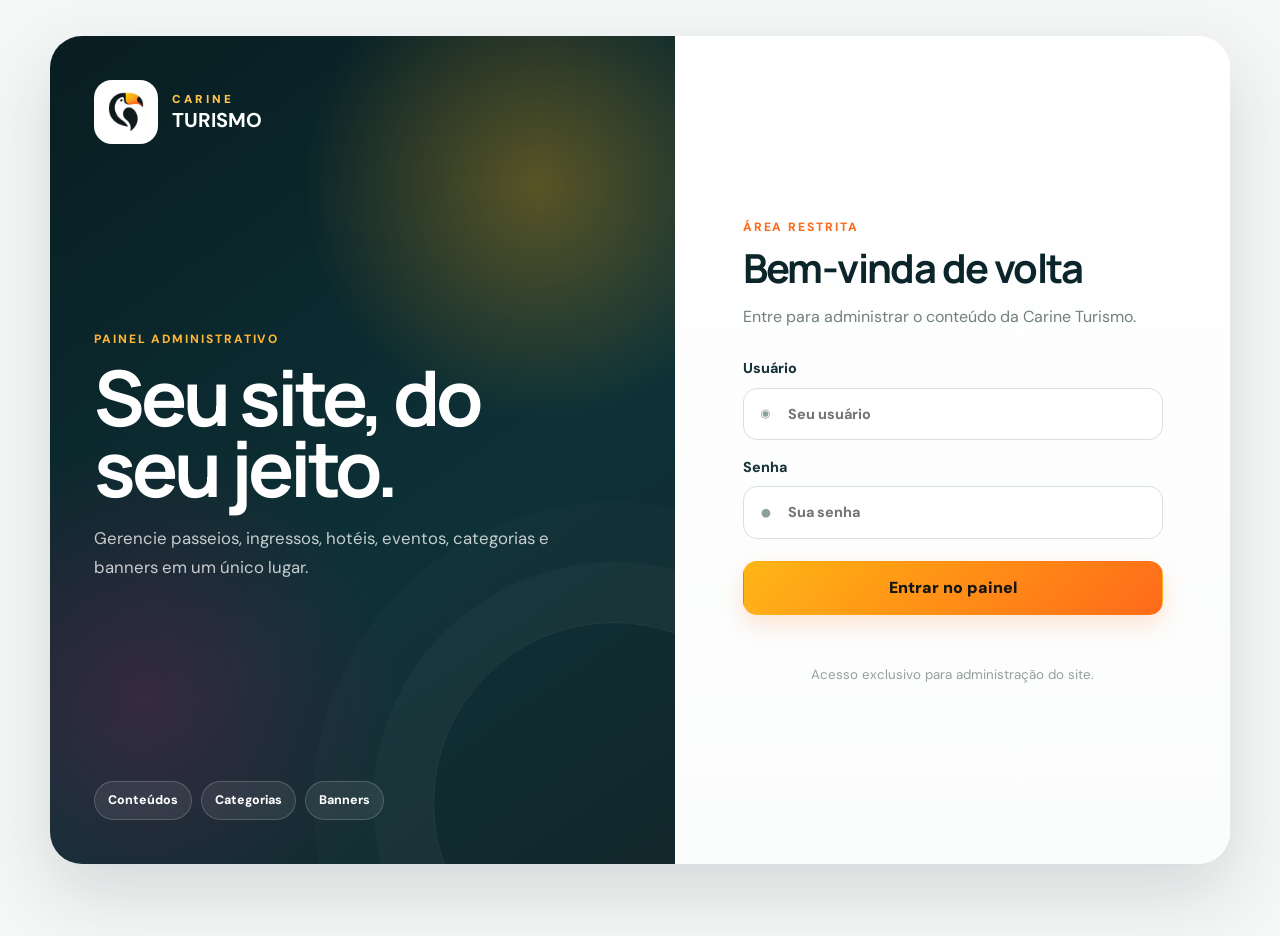
<file: admin/index.html>
<!doctype html><html lang="pt-BR"><head><meta charset="utf-8"><meta name="viewport" content="width=device-width,initial-scale=1"><title>Login | Carine Turismo</title><link rel="icon" href="/assets/logo/favicon-carine.png"><link rel="stylesheet" href="/css/style.css"><link rel="stylesheet" href="/admin/admin.css"></head><body><main class="admin-shell"><section class="login-screen"><div class="login-visual"><div class="login-brand"><img src="/assets/logo/favicon-carine.png" alt="Carine Turismo"><div><span>CARINE</span><strong>TURISMO</strong></div></div><div class="login-visual-copy"><span class="eyebrow">PAINEL ADMINISTRATIVO</span><h1>Seu site, do seu jeito.</h1><p>Gerencie passeios, ingressos, hotéis, eventos, categorias e banners em um único lugar.</p></div><div class="login-chips"><span>Conteúdos</span><span>Categorias</span><span>Banners</span></div></div><div class="login-form-wrap"><form id="login-form" class="login-form-card"><span class="eyebrow">ÁREA RESTRITA</span><h2>Bem-vinda de volta</h2><p class="login-intro">Entre para administrar o conteúdo da Carine Turismo.</p><label>Usuário<div class="field-shell"><span class="field-icon">◉</span><input name="user" autocomplete="username" required placeholder="Seu usuário"></div></label><label>Senha<div class="field-shell"><span class="field-icon">●</span><input name="password" type="password" autocomplete="current-password" required placeholder="Sua senha"></div></label><button class="btn btn-primary login-submit">Entrar no painel</button><p id="login-msg" class="msg"></p><small class="login-help">Acesso exclusivo para administração do site.</small></form></div></section></main><script src="/admin/admin-login.js"></script></body></html>
</file>
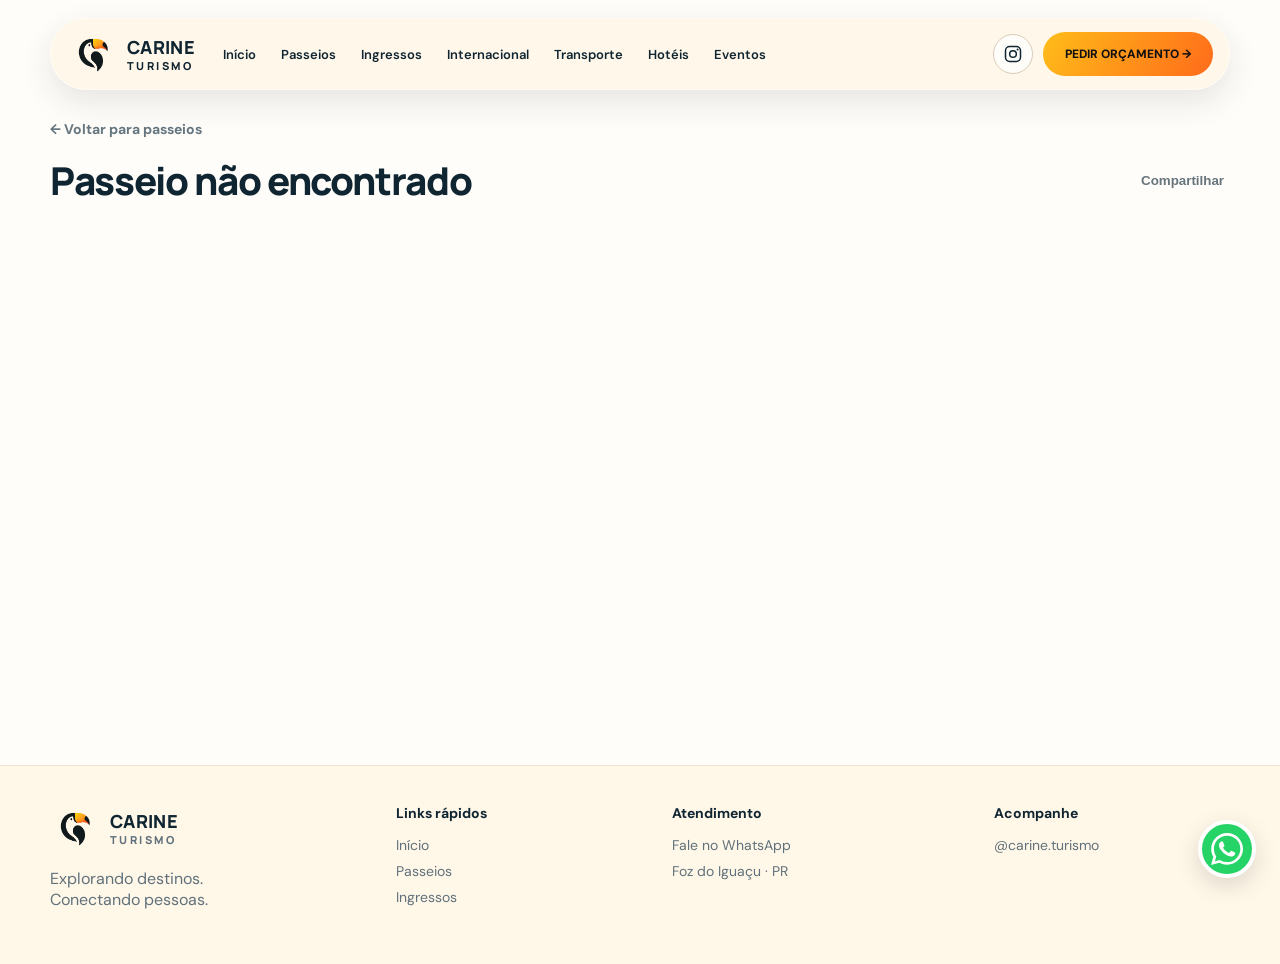
<file: detalhes.html>
<!doctype html><html lang="pt-BR"><head><meta charset="utf-8"><meta name="viewport" content="width=device-width,initial-scale=1"><title>Detalhes | Carine Turismo</title><link rel="stylesheet" href="/css/site-v2.css"><link rel="stylesheet" href="/css/detail-page.css?v=20260914-2"></head><body><header class="header"><div class="nav"><a class="brand" href="/"><img src="/assets/logo/tucano.png"><strong>CARINE <small>TURISMO</small></strong></a><nav><a href="/">Início</a><a href="/passeios">Passeios</a><a href="/ingressos">Ingressos</a><a href="/passeios?categoria=Argentina">Internacional</a><a href="/transporte">Transporte</a><a href="/hoteis">Hotéis</a><a href="/eventos">Eventos</a></nav><div class="actions"><a class="instagram" href="https://www.instagram.com/carine.turismo" target="_blank" aria-label="Instagram"></a><a class="quote" data-wa="Olá! Gostaria de pedir um orçamento.">PEDIR ORÇAMENTO →</a><button class="menu" aria-label="Menu">☰</button></div></div></header><main class="detail-page"><div class="detail-shell"><a class="detail-back" href="/passeios">← Voltar para passeios</a><div class="detail-topline"><h1 id="detailName">Carregando...</h1><button class="detail-share" id="shareBtn">Compartilhar</button></div><section class="detail-gallery" id="detailGallery"></section><div class="detail-main"><article class="detail-content"><div class="detail-tabs"><span class="detail-tab">DESCRIÇÃO</span></div><span class="tag" id="detailCat">EXPERIÊNCIA</span><h2 id="detailHeading"></h2><p id="detailText"></p><div class="detail-meta"><div><small>Local</small><b id="detailLocal">—</b></div><div><small>Categoria</small><b id="detailCategory">—</b></div></div><h2>O que está incluído</h2><ul class="detail-list" id="detailIncludes"></ul><div class="detail-note" id="detailNote"></div></article><aside class="detail-book"><h3 id="bookName">Passeio</h3><span class="label">Valor</span><div class="detail-price" id="detailPrice">Preço sob consulta</div><hr><p>Fale diretamente com a Carine Turismo para consultar disponibilidade, horários e montar seu roteiro.</p><a class="quote" id="detailWa">Solicitar orçamento →</a></aside></div><section class="detail-related"><h2>Você também pode gostar</h2><div class="related-grid" id="relatedGrid"></div></section></div></main><footer><div class="footer-grid"><div class="foot-brand"><div class="brand"><img src="/assets/logo/tucano.png"><strong>CARINE <small>TURISMO</small></strong></div><p>Explorando destinos.<br>Conectando pessoas.</p></div><div><b>Links rápidos</b><a href="/">Início</a><a href="/passeios">Passeios</a><a href="/ingressos">Ingressos</a></div><div><b>Atendimento</b><a data-wa="Olá! Gostaria de falar com a Carine Turismo.">Fale no WhatsApp</a><span>Foz do Iguaçu · PR</span></div><div><b>Acompanhe</b><a href="https://www.instagram.com/carine.turismo" target="_blank">@carine.turismo</a></div></div></footer><a class="wa" data-wa="Olá! Gostaria de falar com a Carine Turismo." aria-label="WhatsApp"></a><script src="/data/catalogo.js"></script><script src="/js/site-v2.js"></script><script>const p=new URLSearchParams(location.search),parts=location.pathname.split('/').filter(Boolean);let type=p.get('tipo')||'passeio',id=p.get('id');if(parts.length>=2){const section=parts[0],slug=decodeURIComponent(parts[1]);if(section==='passeios'){type='passeio';id=slug}else if(section==='ingressos'){type='ingresso';id=slug}else if(section==='eventos'){type='evento';id=slug}}const map={passeio:'passeios',ingresso:'ingressos',hotei:'hoteis',hotel:'hoteis',evento:'eventos'},key=map[type]||'passeios',list=CARINE_DATA[key]||[],x=list.find(v=>v.id===id);function esc(v=''){return String(v).replace(/[&<>"']/g,m=>({'&':'&amp;','<':'&lt;','>':'&gt;','"':'&quot;',"'":'&#39;'}[m]))}if(x){document.title=x.nome+' | Carine Turismo';detailName.textContent=x.nome;detailHeading.textContent=x.nome;detailCat.textContent=(x.categoria||'EXPERIÊNCIA').toUpperCase();detailText.textContent=x.descricao||x.resumo||'';detailLocal.textContent=x.local||'Consulte';detailCategory.textContent=x.categoria||'Experiência';bookName.textContent=x.nome;detailPrice.textContent=x.valor||x.preco||'Preço sob consulta';detailIncludes.innerHTML=(x.inclui&&x.inclui.length?x.inclui:['Atendimento personalizado','Horário combinado']).map(v=>'<li>'+esc(v)+'</li>').join('');detailNote.textContent=x.observacao||'Valores e disponibilidade sujeitos a consulta.';const gallery=(x.galeria&&x.galeria.length?x.galeria:[x.imagem]).filter(Boolean);detailGallery.classList.toggle('single',gallery.length===1);detailGallery.innerHTML=gallery.slice(0,5).map((src,i)=>'<figure><img src="'+esc(src)+'" alt="'+esc(x.nome)+(i?' - foto '+(i+1):'')+'"></figure>').join('');detailWa.href='https://wa.me/5545991469037?text='+encodeURIComponent('Olá! Gostaria de um orçamento para '+x.nome+'.');detailWa.target='_blank';const related=(CARINE_DATA.passeios||[]).filter(v=>v.id!==x.id&&(!x.categoria||v.categoria===x.categoria)).slice(0,3);relatedGrid.innerHTML=related.map(v=>'<a class="related-card" href="/passeios/'+encodeURIComponent(v.id)+'"><img src="'+esc(v.imagem)+'" alt="'+esc(v.nome)+'"><div><b>'+esc(v.nome)+'</b><small>'+esc(v.local||v.categoria||'')+'</small></div></a>').join('')}else{detailName.textContent='Passeio não encontrado';detailGallery.innerHTML='';document.querySelector('.detail-main').style.display='none';document.querySelector('.detail-related').style.display='none'}shareBtn.addEventListener('click',async()=>{try{if(navigator.share)await navigator.share({title:document.title,url:location.href});else{await navigator.clipboard.writeText(location.href);shareBtn.textContent='Link copiado'}}catch(e){}});</script></body></html>
</file>
<file: css/style.css>
@import url('https://fonts.googleapis.com/css2?family=DM+Sans:wght@400;500;600;700&family=Manrope:wght@500;600;700;800&display=swap');
:root{--ink:#111d22;--ink-2:#17343a;--cream:#fff7e8;--cream-2:#fffaf2;--paper:#fffdf9;--orange:#ff6a1a;--sun:#ffb512;--blue:#2166d1;--green:#2f7944;--muted:#6e777b;--line:#eadfd2;--soft:#f9f7f3;--shadow:0 18px 48px rgba(19,32,36,.09);--radius:24px;--container:min(1240px,calc(100% - 44px));}
*{box-sizing:border-box}html{scroll-behavior:smooth}body{margin:0;font-family:'DM Sans',system-ui,sans-serif;color:var(--ink);background:#fff;line-height:1.55}img{display:block;max-width:100%}a{color:inherit;text-decoration:none}button,input,select{font:inherit}.container{width:var(--container);margin:auto}.eyebrow{font-size:.75rem;letter-spacing:.16em;text-transform:uppercase;font-weight:800;color:var(--orange)}h1,h2,h3{font-family:'Manrope',sans-serif;line-height:1.06;margin:0}h1{font-size:clamp(2.7rem,5vw,5.4rem);letter-spacing:-.055em}h2{font-size:clamp(1.75rem,3vw,2.8rem);letter-spacing:-.04em}h3{font-size:1.08rem;letter-spacing:-.02em}.muted{color:var(--muted)}
.topbar{display:none}.site-header{position:sticky;top:0;z-index:100;padding:12px 0 0;background:linear-gradient(to bottom,rgba(255,255,255,.96),rgba(255,255,255,.76),transparent);backdrop-filter:blur(10px)}.nav{min-height:72px;padding:8px 12px 8px 18px;border:1px solid rgba(17,29,34,.06);border-radius:999px;background:var(--cream);box-shadow:0 12px 34px rgba(37,30,21,.08);display:flex;align-items:center;gap:18px}.brand{display:flex;align-items:center;gap:10px;min-width:max-content;font-family:'Manrope',sans-serif;font-weight:800;letter-spacing:.025em}.brand img{width:47px;height:47px;object-fit:contain}.brand span{font-size:1rem}.nav-links{display:flex;align-items:center;gap:5px;margin-left:4px}.nav-links a{padding:10px 11px;border-radius:999px;font-size:.78rem;font-weight:800;letter-spacing:.02em;transition:.2s}.nav-links a:hover,.nav-links a.active{background:#fff0d6;color:var(--ink)}.header-actions{margin-left:auto;display:flex;align-items:center;gap:8px}.social-btn{width:42px;height:42px;border:1px solid rgba(17,29,34,.12);border-radius:50%;display:grid;place-items:center;background:#fff;color:var(--ink);transition:.2s}.social-btn:hover{transform:translateY(-2px);border-color:var(--orange);color:var(--orange)}.social-btn svg{width:19px;height:19px}.btn{display:inline-flex;align-items:center;justify-content:center;gap:8px;border-radius:999px;padding:12px 18px;font-weight:800;border:1px solid transparent;transition:transform .22s ease,color .22s ease,box-shadow .22s ease,background .22s ease;cursor:pointer}.btn-primary{background:linear-gradient(135deg,var(--sun),var(--orange));color:#151515;box-shadow:0 10px 22px rgba(255,123,26,.18)}.btn-primary:hover{transform:translateY(-2px);color:#fff;box-shadow:0 13px 28px rgba(255,106,26,.26)}.header-quote{height:46px;padding-inline:20px;font-size:.75rem;text-transform:uppercase;letter-spacing:.025em}.btn-dark{background:var(--ink);color:#fff}.btn-outline{border-color:#d9d5ce;background:#fff}.mobile-toggle{display:none;width:42px;height:42px;border:1px solid rgba(17,29,34,.12);border-radius:50%;background:#fff;padding:9px}.mobile-toggle span{display:block;width:21px;height:2px;background:var(--ink);margin:4px auto;border-radius:4px}
.home-page{background:linear-gradient(180deg,#fff 0,#fffdf9 65%,#fff 100%)}.home-hero{width:var(--container);margin:16px auto 0;position:relative}.hero-modern{height:510px;position:relative;border-radius:30px;overflow:hidden;background:#0c1c20;box-shadow:0 15px 42px rgba(16,33,37,.09)}.hero-slide{position:absolute;inset:0}.hero-slide img{width:100%;height:100%;object-fit:cover}.hero-shade,.hero-slide:before{content:'';position:absolute;inset:0;background:linear-gradient(90deg,rgba(3,15,18,.80) 0%,rgba(3,15,18,.48) 44%,rgba(3,15,18,.10) 80%);z-index:1}.hero-content{position:relative;z-index:2;height:100%;padding:62px 38px 84px;display:flex;align-items:center;justify-content:space-between;color:#fff}.hero-copy{max-width:650px}.hero-copy h1{max-width:720px}.hero-copy h1 em{font-style:normal;color:var(--sun)}.hero-copy p{max-width:570px;margin:17px 0 0;color:rgba(255,255,255,.9);font-size:1.08rem}.hero-eyebrow{color:#ffbd19;margin-bottom:14px;display:inline-block}.hero-location{position:absolute;right:24px;bottom:24px;display:flex;align-items:center;gap:9px;padding:10px 14px;border-radius:999px;background:rgba(8,17,20,.72);backdrop-filter:blur(10px)}.hero-location b,.hero-location small{display:block}.hero-location b{font-size:.77rem}.hero-location small{font-size:.69rem;color:rgba(255,255,255,.72)}.hero-search{position:absolute;left:38px;bottom:26px;z-index:4;width:min(610px,calc(100% - 76px))}.search-shell{height:58px;display:flex;align-items:center;gap:10px;background:#fff;border-radius:999px;padding:6px 7px 6px 18px;box-shadow:0 13px 32px rgba(0,0,0,.18)}.search-icon{color:var(--orange);font-size:1.5rem;line-height:1}.search-shell input{flex:1;min-width:0;border:0;outline:0;background:transparent;color:var(--ink);font-size:.94rem}.search-shell .btn{height:46px;padding-inline:28px}
.benefits{padding:14px 0 7px}.benefit-grid{background:var(--cream);border:1px solid #f1e5d4;border-radius:26px;padding:18px 22px;display:grid;grid-template-columns:repeat(4,1fr);gap:10px;box-shadow:0 12px 30px rgba(35,27,17,.04)}.benefit-item{display:flex;align-items:center;gap:12px;padding:4px 10px}.benefit-icon{width:42px;height:42px;border-radius:50%;display:grid;place-items:center;flex:none;background:#fff0d3;color:var(--orange);font-weight:900}.benefit-item b,.benefit-item small{display:block}.benefit-item b{font-size:.88rem;line-height:1.15}.benefit-item small{margin-top:3px;color:var(--muted);font-size:.72rem}
.destination-section{padding:22px 0 2px}.first-destination{padding-top:26px}.destination-head{display:flex;align-items:center;justify-content:space-between;gap:20px;margin-bottom:12px}.destination-head>div{display:flex;align-items:center;gap:11px}.destination-head h2{font-size:1.55rem}.destination-head p{margin:4px 0 0;color:var(--muted);font-size:.88rem}.destination-flag{width:44px;height:44px;flex:none;border-radius:50%;display:grid;place-items:center;font-size:.68rem;font-weight:900;border:1px solid rgba(0,0,0,.08)}.flag-br{background:linear-gradient(145deg,#23934b 0 42%,#ffdf28 42% 62%,#2366c9 62%);color:#fff}.flag-py{background:linear-gradient(#d7303f 0 33%,#fff 33% 66%,#2850a6 66%);color:#28374a}.flag-ar{background:linear-gradient(#63b4f2 0 33%,#fff 33% 66%,#63b4f2 66%);color:#5c6a6e}.flag-hotel{background:#f0dbc0;color:#754b2c;font-size:1rem}.see-all{display:inline-flex;align-items:center;gap:12px;padding:10px 17px;border:1px solid var(--orange);border-radius:999px;font-size:.75rem;font-weight:800;white-space:nowrap;transition:.2s}.see-all:hover{background:var(--orange);color:#fff;transform:translateY(-1px)}.destination-carousel-wrap{position:relative}.destination-carousel{display:flex;gap:10px;overflow-x:auto;scrollbar-width:none;scroll-behavior:smooth;scroll-snap-type:x proximity;cursor:grab;user-select:none;padding:0 1px 4px}.destination-carousel::-webkit-scrollbar{display:none}.destination-carousel.dragging{cursor:grabbing;scroll-behavior:auto;scroll-snap-type:none}.destination-card{position:relative;flex:0 0 236px;height:190px;border-radius:18px;overflow:hidden;scroll-snap-align:start;background:#111;color:#fff;box-shadow:0 8px 20px rgba(18,31,35,.08)}.destination-card img{width:100%;height:100%;object-fit:cover;transition:transform .45s ease;pointer-events:none}.destination-card:after{content:'';position:absolute;inset:0;background:linear-gradient(180deg,transparent 42%,rgba(3,10,12,.9) 100%);pointer-events:none}.destination-card:hover img{transform:scale(1.045)}.destination-card-copy{position:absolute;z-index:2;left:13px;right:42px;bottom:11px;pointer-events:none}.destination-card-copy b{display:block;font-size:.93rem;line-height:1.15}.destination-card-copy small{display:block;margin-top:4px;color:rgba(255,255,255,.76);font-size:.69rem}.destination-card-go{position:absolute;z-index:3;right:10px;bottom:10px;width:31px;height:31px;border-radius:50%;display:grid;place-items:center;background:#fff;color:#111;font-weight:900}.carousel-arrow{position:absolute;z-index:5;top:50%;transform:translateY(-50%);width:39px;height:39px;border:1px solid #e2e2e2;border-radius:50%;background:#fff;color:var(--ink);font-size:1.7rem;line-height:1;display:grid;place-items:center;cursor:pointer;box-shadow:0 8px 20px rgba(0,0,0,.08)}.carousel-arrow.prev{left:-19px}.carousel-arrow.next{right:-19px}.carousel-arrow:hover{color:var(--orange);border-color:#ffc28d}
.story-section{padding:34px 0 28px}.story-card{position:relative;min-height:320px;border-radius:28px;overflow:hidden;color:#fff}.story-card>img{position:absolute;inset:0;width:100%;height:100%;object-fit:cover}.story-overlay{position:absolute;inset:0;background:linear-gradient(90deg,rgba(7,18,20,.83),rgba(7,18,20,.32) 62%,rgba(7,18,20,.14))}.story-copy{position:relative;z-index:2;max-width:560px;padding:48px}.story-copy h2{font-size:2.15rem;margin-top:7px}.story-copy p{color:rgba(255,255,255,.82);max-width:510px}.story-copy .eyebrow{color:#ffc233}.story-card blockquote{position:absolute;right:28px;bottom:28px;z-index:2;margin:0;padding:17px 20px;border-radius:18px;background:rgba(13,23,26,.72);backdrop-filter:blur(8px);font-size:.9rem;max-width:250px}
.page-hero{width:var(--container);margin:18px auto 0;padding:58px 42px;border-radius:28px;background:linear-gradient(135deg,#112b2e,#1f4e53);color:#fff}.page-hero p{max-width:700px;color:rgba(255,255,255,.78)}.catalog-page{padding:50px 0 76px}.catalog-intro{text-align:center;max-width:800px;margin:0 auto 28px}.catalog-intro h1{font-size:clamp(2rem,4vw,3.2rem)}.catalog-intro p{color:var(--muted);margin:12px auto 0}.catalog-toolbar{display:grid;grid-template-columns:minmax(0,1fr) 230px;gap:14px;margin:28px 0}.catalog-search{display:flex;border:1px solid var(--line);border-radius:999px;overflow:hidden;background:#fff;box-shadow:0 6px 20px rgba(0,0,0,.035)}.catalog-search input{flex:1;min-width:0;border:0;padding:13px 17px;outline:none}.catalog-search button{border-radius:999px;margin:5px;padding-inline:22px}.catalog-select{width:100%;border:1px solid var(--line);border-radius:999px;background:#fff;padding:13px 16px;outline:none}.filters{display:flex;gap:8px;flex-wrap:wrap;margin:0 0 24px}.filter-btn{border:1px solid var(--line);background:#fff;border-radius:999px;padding:8px 14px;font-weight:700;cursor:pointer}.filter-btn.active{background:var(--ink);color:#fff;border-color:var(--ink)}.cards-grid{display:grid;grid-template-columns:repeat(3,1fr);gap:18px}.catalog-grid{display:grid;grid-template-columns:repeat(4,1fr);gap:16px}.card{background:#fff;border:1px solid var(--line);border-radius:20px;overflow:hidden;transition:.25s;display:flex;flex-direction:column;min-width:0}.card:hover{transform:translateY(-4px);box-shadow:var(--shadow)}.card-media{aspect-ratio:16/10;background:#eef2f1;overflow:hidden;position:relative}.card-media img{width:100%;height:100%;object-fit:cover;transition:.45s}.card:hover .card-media img{transform:scale(1.035)}.rec-badge{position:absolute;top:12px;left:12px;z-index:2;background:var(--sun);color:#222;border-radius:999px;padding:6px 10px;font-size:.68rem;font-weight:800}.card-body{padding:16px;display:flex;flex:1;flex-direction:column}.tag{display:inline-flex;width:max-content;border-radius:999px;background:#fff2d5;color:#72500a;padding:4px 9px;font-size:.7rem;font-weight:800;margin-bottom:9px}.card-body p{color:var(--muted);margin:8px 0 14px;font-size:.88rem}.price{margin-top:auto;padding-top:12px;border-top:1px solid var(--line);font-weight:800}.price small{display:block;color:var(--muted);font-weight:500;font-size:.75rem}.card-actions{margin-top:12px;display:flex;gap:8px}.card-actions .btn{flex:1;padding:9px 10px;font-size:.8rem}.card-link{margin-top:12px;display:flex;justify-content:space-between;align-items:center;font-weight:800;font-size:.84rem}.hotel-contact{margin-top:auto;padding-top:12px}.hotel-contact .btn{width:100%}.section{padding:70px 0}.section-soft{background:var(--soft)}.section-head{display:flex;align-items:end;justify-content:space-between;gap:28px;margin-bottom:26px}.section-head p{margin:8px 0 0;color:var(--muted);max-width:680px}.category-grid{display:grid;grid-template-columns:repeat(3,1fr);gap:16px}.category-card{position:relative;min-height:320px;border-radius:22px;overflow:hidden;color:#fff}.category-card img{position:absolute;inset:0;width:100%;height:100%;object-fit:cover;transition:.5s}.category-card:after{content:'';position:absolute;inset:0;background:linear-gradient(180deg,transparent 25%,rgba(4,16,18,.84) 100%)}.category-card:hover img{transform:scale(1.04)}.category-card .content{position:absolute;left:21px;right:21px;bottom:21px;z-index:2}.category-card .content p{margin:7px 0 0;color:rgba(255,255,255,.82)}.about-grid{display:grid;grid-template-columns:1fr 1fr;gap:52px;align-items:center}.about-visual{position:relative}.about-visual .main{border-radius:24px;aspect-ratio:4/3;object-fit:cover;width:100%}.about-badge{position:absolute;right:-12px;bottom:22px;background:var(--cream);color:var(--ink);border-radius:18px;padding:17px 19px;box-shadow:var(--shadow);max-width:245px;display:flex;flex-direction:column;gap:4px}.about-copy p{color:var(--muted)}.feature-strip{display:grid;grid-template-columns:repeat(3,1fr);gap:12px;margin-top:24px}.feature{padding:16px;border-radius:16px;background:var(--cream);border:1px solid #f3e0bf}.feature b{display:block;margin-bottom:3px}.vehicle-card{background:var(--paper);border:1px solid var(--line);border-radius:24px;padding:22px;box-shadow:var(--shadow)}.vehicle-card img{width:100%;height:340px;object-fit:contain}.vehicle-meta{display:flex;justify-content:space-between;gap:16px;align-items:center;padding-top:14px;border-top:1px solid var(--line)}.pill{background:#fff1d2;border:1px solid #f4d79f;border-radius:999px;padding:7px 11px;font-weight:800;font-size:.8rem}.cta-band{background:var(--cream);color:var(--ink);border-radius:26px;padding:42px;display:flex;justify-content:space-between;align-items:center;gap:28px}.cta-band p{color:var(--muted);max-width:620px}.detail-wrap{padding:40px 0 76px}.detail-gallery{display:grid;grid-template-columns:1.7fr 1fr;gap:10px}.detail-gallery img{width:100%;height:100%;object-fit:cover;border-radius:18px}.detail-main-img{min-height:470px}.detail-side{display:grid;grid-template-rows:1fr 1fr;gap:10px}.detail-grid{display:grid;grid-template-columns:minmax(0,1fr) 350px;gap:38px;margin-top:28px;align-items:start}.detail-content h1{font-size:clamp(2.1rem,4vw,3.6rem)}.detail-content p{color:var(--muted)}.info-card{position:sticky;top:100px;border:1px solid var(--line);border-radius:20px;padding:21px;box-shadow:var(--shadow);background:#fff}.info-card .price-big{font-size:1.35rem;font-weight:800;margin:9px 0 18px}.checklist{list-style:none;padding:0}.checklist li{padding:8px 0 8px 25px;position:relative;border-bottom:1px solid #eff2f2}.checklist li:before{content:'✓';position:absolute;left:0;color:var(--orange);font-weight:900}.notice{background:var(--cream);border:1px solid #f3ddb1;border-radius:14px;padding:14px;margin-top:17px}
.footer{width:var(--container);margin:22px auto 30px;background:var(--cream);color:var(--ink);padding:32px 26px 18px;border-radius:28px;border:1px solid #f1e5d4}.footer-grid{display:grid;grid-template-columns:1.35fr repeat(3,1fr);gap:34px}.footer-brand img{width:56px;height:56px;object-fit:contain}.footer p,.footer a{color:#536067}.footer a{transition:.2s}.footer a:hover{color:var(--orange)}.footer h4{margin:0 0 10px}.footer-links{display:grid;gap:7px}.footer-bottom{border-top:1px solid #e9dac6;margin-top:26px;padding-top:15px;color:#788185;font-size:.8rem}.whatsapp-float{position:fixed;right:22px;bottom:20px;z-index:90;width:58px;height:58px;border-radius:50%;display:grid;place-items:center;background:#25D366;color:#fff;border:4px solid #fff;box-shadow:0 12px 28px rgba(0,0,0,.22);transition:.2s}.whatsapp-float:hover{transform:translateY(-3px) scale(1.03)}.whatsapp-float .wa-svg{width:32px;height:32px}
</file>
<file: admin/admin.css>
body{background:#f4f7f6}.admin-shell{max-width:1380px;margin:auto;padding:36px 22px 72px}.admin-shell [hidden]{display:none!important}.admin-card{background:#fff;border:1px solid #dde5e3;border-radius:22px;padding:24px;box-shadow:0 14px 38px rgba(15,35,40,.07)}.login-screen{min-height:calc(100vh - 72px);display:grid;grid-template-columns:1.06fr .94fr;max-width:1180px;margin:0 auto;border-radius:32px;overflow:hidden;box-shadow:0 28px 70px rgba(11,37,42,.14);background:#fff}.login-visual{position:relative;min-height:680px;padding:44px;display:flex;flex-direction:column;justify-content:space-between;background:radial-gradient(circle at 78% 18%,rgba(252,174,17,.32),transparent 28%),radial-gradient(circle at 15% 80%,rgba(237,11,101,.18),transparent 30%),linear-gradient(145deg,#081d21 0%,#0d3137 60%,#12272c 100%);color:#fff}.login-visual:after{content:"";position:absolute;width:360px;height:360px;border:1px solid rgba(255,255,255,.08);border-radius:50%;right:-120px;bottom:-120px;box-shadow:0 0 0 60px rgba(255,255,255,.025),0 0 0 120px rgba(255,255,255,.015)}.login-brand{display:flex;align-items:center;gap:14px;position:relative;z-index:1}.login-brand img{width:64px;height:64px;object-fit:contain;background:#fff;border-radius:18px;padding:7px}.login-brand div{display:grid;line-height:1}.login-brand span{font-size:.72rem;letter-spacing:.28em;color:#ffc44d;font-weight:900}.login-brand strong{font-size:1.25rem;margin-top:5px}.login-visual-copy{position:relative;z-index:1;max-width:520px}.login-visual-copy .eyebrow{color:#ffb534}.login-visual-copy h1{font-size:clamp(3.1rem,6vw,5.7rem);line-height:.92;margin:12px 0 20px;letter-spacing:-.05em}.login-visual-copy p{font-size:1.05rem;line-height:1.75;color:rgba(255,255,255,.76);max-width:480px}.login-chips{display:flex;gap:9px;flex-wrap:wrap;position:relative;z-index:1}.login-chips span{border:1px solid rgba(255,255,255,.18);background:rgba(255,255,255,.08);backdrop-filter:blur(8px);padding:9px 13px;border-radius:999px;font-size:.78rem;font-weight:800}.login-form-wrap{display:grid;place-items:center;padding:52px;background:linear-gradient(180deg,#fff 0%,#fbfcfc 100%)}.login-form-card{width:min(100%,420px)}.login-form-card h2{font-size:2.5rem;line-height:1;margin:9px 0 12px;color:#0b252a}.login-intro{color:#71807e;margin-bottom:28px;line-height:1.6}.login-form-card label{display:grid;gap:8px;font-weight:800;font-size:.9rem;color:#173238;margin-bottom:16px}.field-shell{display:flex;align-items:center;border:1px solid #d8e1df;border-radius:14px;background:#fff;transition:.2s ease;overflow:hidden}.field-shell:focus-within{border-color:#f5a623;box-shadow:0 0 0 4px rgba(245,166,35,.12)}.field-icon{width:44px;text-align:center;color:#8ca09d;font-size:.72rem}.field-shell input{border:0!important;box-shadow:none!important;border-radius:0!important;padding:14px 14px 14px 0!important;background:transparent!important}.login-submit{width:100%;justify-content:center;margin-top:6px;padding:14px 20px;border-radius:14px;font-weight:900}.login-help{display:block;text-align:center;color:#93a09e;margin-top:18px}.login-form-card .msg{margin:12px 0 0;text-align:center}.admin-card label{display:grid;gap:7px;font-weight:750;font-size:.9rem}.admin-card input,.admin-card select,.admin-card textarea,.list-tools select{width:100%;border:1px solid #d7dfdd;border-radius:11px;padding:11px 12px;font:inherit;outline:none;background:#fff}.admin-card textarea{resize:vertical}.admin-card input:focus,.admin-card select:focus,.admin-card textarea:focus{border-color:#f5a623;box-shadow:0 0 0 3px rgba(245,166,35,.12)}.admin-top,.list-head,.form-actions,.form-title-row{display:flex;align-items:center;justify-content:space-between;gap:14px}.admin-top h1{font-size:clamp(2.4rem,6vw,5rem);line-height:.95;margin:8px 0 0}.admin-sub{color:#71807e}.admin-tabs{display:flex;gap:8px;flex-wrap:wrap;margin:28px 0 18px}.admin-tab{border:1px solid #d8e0de;background:#fff;padding:11px 17px;border-radius:999px;font-weight:800;cursor:pointer}.admin-tab.active{background:#0b252a;color:#fff;border-color:#0b252a}.tab-panel{display:none}.tab-panel.active{display:block}.admin-layout{display:grid;grid-template-columns:minmax(390px,.92fr) minmax(500px,1.08fr);gap:22px;align-items:start}.form-grid{display:grid;grid-template-columns:1fr 1fr;gap:15px}.wide{grid-column:1/-1}.check{display:flex!important;grid-column:1/-1;align-items:center;gap:10px!important}.check input{width:auto}.form-actions{justify-content:flex-start;margin-top:20px}.msg{min-height:20px;color:#a44218}.admin-list{display:grid;gap:10px;margin-top:15px}.admin-item{border:1px solid #e0e6e4;border-radius:14px;padding:13px;display:grid;grid-template-columns:70px 1fr auto;gap:12px;align-items:center}.admin-thumb{width:70px;height:54px;border-radius:10px;object-fit:cover;background:#edf1f0}.admin-item.no-thumb{grid-template-columns:1fr auto}.admin-item small{color:#71807e}.admin-item-actions{display:flex;gap:7px}.mini{border:1px solid #d9e0de;background:#fff;border-radius:9px;padding:8px 10px;cursor:pointer}.danger{color:#a52323}.section-kicker{font-size:.72rem;letter-spacing:.17em;font-weight:900;color:#ff6a25}.list-tools{display:flex;gap:8px;align-items:center}.list-tools select{min-width:145px}.status-pill{display:inline-flex;padding:3px 8px;border-radius:999px;background:#eef6ef;color:#31703d;font-size:.72rem;font-weight:800;margin-left:6px}.status-pill.off{background:#f3f3f3;color:#777}@media(max-width:980px){.login-screen{grid-template-columns:1fr;max-width:720px}.login-visual{min-height:360px;padding:34px}.login-visual-copy h1{font-size:3.6rem}.login-form-wrap{padding:40px 28px}.admin-layout{grid-template-columns:1fr}.form-grid{grid-template-columns:1fr}.wide{grid-column:auto}.admin-top{align-items:flex-start}.admin-item{grid-template-columns:56px 1fr}.admin-item-actions{grid-column:1/-1}.admin-thumb{width:56px;height:46px}.list-head{align-items:flex-start;flex-direction:column}.list-tools{width:100%;flex-wrap:wrap}}@media(max-width:620px){.admin-shell{padding:14px 12px 42px}.login-screen{border-radius:22px}.login-visual{min-height:300px;padding:26px}.login-brand img{width:52px;height:52px}.login-visual-copy h1{font-size:2.8rem}.login-visual-copy p{font-size:.95rem}.login-chips{display:none}.login-form-wrap{padding:30px 20px}.login-form-card h2{font-size:2rem}.admin-card{padding:18px}.admin-top h1{font-size:3rem}.admin-tabs{position:sticky;top:0;background:#f4f7f6;padding:10px 0;z-index:10}.admin-item{grid-template-columns:1fr}.admin-thumb{width:100%;height:150px}.admin-item-actions{grid-column:auto}}
</file>
<file: css/site-v2.css>
@import url('https://fonts.googleapis.com/css2?family=DM+Sans:wght@400;500;600;700&family=Manrope:wght@600;700;800&display=swap');:root{--ink:#102532;--muted:#687783;--cream:#fff7e8;--orange:#ff6b1a;--yellow:#ffbd19;--line:#eee4d5;--max:1180px}*{box-sizing:border-box}html{scroll-behavior:smooth}body{margin:0;background:#fffdf9;color:var(--ink);font-family:'DM Sans',sans-serif}a{text-decoration:none;color:inherit;cursor:pointer}img{display:block;width:100%}.header{position:absolute;z-index:20;top:18px;left:0;right:0;background:transparent}.nav{width:min(var(--max),calc(100% - 36px));height:72px;margin:auto;padding:8px 16px 8px 18px;border-radius:999px;background:rgba(255,247,232,.95);backdrop-filter:blur(12px);display:flex;align-items:center;gap:28px;box-shadow:0 12px 32px #14222b1c;border:1px solid rgba(255,255,255,.45)}.brand{display:flex;align-items:center;gap:10px;min-width:max-content}.brand img{width:48px;height:48px;object-fit:contain}.brand strong{font:800 18px/1 'Manrope';letter-spacing:.02em}.brand small{display:block;font-size:11px;letter-spacing:.22em;margin-top:4px}.nav nav{display:flex;align-items:center;gap:25px;font-size:13px;font-weight:600;flex:1}.nav nav a{padding:11px 0}.nav nav a.active{background:#f5e6cb;border-radius:999px;padding:11px 17px}.actions{display:flex;align-items:center;gap:10px}.instagram{width:40px;height:40px;border:1px solid #d9cbb8;border-radius:50%;display:grid;place-items:center;background:#fffdf9;color:#102532;transition:.2s}.instagram svg{width:20px;height:20px;display:block}.instagram:hover{color:var(--orange);border-color:var(--orange);transform:translateY(-1px)}.quote{display:inline-flex;align-items:center;justify-content:center;gap:14px;border:0;border-radius:999px;padding:14px 22px;background:linear-gradient(120deg,var(--yellow),var(--orange));color:#111;font-weight:800;font-size:12px;cursor:pointer}.quote:hover{color:white;transform:translateY(-1px)}.menu{display:none;border:1px solid #d9cbb8;width:40px;height:40px;border-radius:50%;background:#fffdf9;color:var(--ink);font-size:23px;line-height:1}.hero{height:570px;position:relative;overflow:hidden}.hero>img{height:100%;object-fit:cover}.shade{position:absolute;inset:0;background:linear-gradient(90deg,rgba(4,23,31,.82),rgba(4,23,31,.24) 62%,rgba(4,23,31,.06))}.hero-copy{position:absolute;z-index:2;left:max(calc((100vw - var(--max))/2 + 8px),44px);top:145px;color:white}.hero-copy>span,.feature-copy>span{font-weight:800;font-size:12px;letter-spacing:.15em;color:#ffad1f}.hero h1{font:800 clamp(38px,4.7vw,62px)/.98 'Manrope';letter-spacing:-.045em;margin:12px 0}.hero h1 em{font-style:normal;color:#ffad1f}.hero p{font-size:18px;line-height:1.35;margin:0 0 22px}.search{height:58px;width:min(590px,80vw);background:white;border-radius:999px;padding:6px 6px 6px 20px;display:flex;align-items:center;box-shadow:0 8px 26px #0003}.search input{border:0;outline:0;flex:1;min-width:0;font:14px 'DM Sans';color:#53636d}.search button{height:46px;border:0;border-radius:999px;padding:0 34px;background:linear-gradient(120deg,var(--yellow),var(--orange));font-weight:800}.location{position:absolute;right:max(calc((100vw - var(--max))/2),34px);bottom:24px;background:#0c171bd9;color:#fff;padding:9px 14px;border-radius:999px;font-size:11px}.benefits{width:min(var(--max),calc(100% - 36px));margin:28px auto 6px;background:var(--cream);border:1px solid var(--line);border-radius:20px;display:grid;grid-template-columns:repeat(3,1fr);padding:24px 18px}.benefits div{padding:0 30px;border-right:1px solid #e6dac8}.benefits div:last-child{border:0}.benefits b{display:block;text-align:center;margin-bottom:7px}.benefits span{display:block;text-align:center;color:var(--muted);font-size:13px;line-height:1.45}.block,.feature{width:min(var(--max),calc(100% - 36px));margin:48px auto}.section-head{display:flex;justify-content:space-between;align-items:end;margin-bottom:16px}.section-head h2,.feature h2,.final-cta h2{font:800 clamp(25px,3vw,34px)/1.1 'Manrope';letter-spacing:-.035em;margin:0}.section-head p{color:var(--muted);margin:5px 0 0}.section-head>a{font-weight:700;font-size:13px}.rail{display:flex;gap:12px;overflow-x:auto;scrollbar-width:none;cursor:grab;user-select:none;padding-bottom:4px}.rail::-webkit-scrollbar{display:none}.rail.dragging{cursor:grabbing}.dest-card{flex:0 0 236px;height:190px;position:relative;border-radius:18px;overflow:hidden;background:#111;color:#fff;box-shadow:0 8px 20px rgba(18,31,35,.08)}.dest-card img{height:100%;object-fit:cover;transition:.45s;pointer-events:none}.dest-card:hover img{transform:scale(1.045)}.dest-card:after{content:'';position:absolute;inset:0;background:linear-gradient(180deg,transparent 42%,rgba(3,10,12,.9) 100%);pointer-events:none}.dest-card-copy{position:absolute;z-index:2;left:13px;right:48px;bottom:11px;pointer-events:none}.dest-card-copy b{display:block;font:700 15px/1.15 'Manrope';color:#fff}.dest-card-copy small{display:block;margin-top:4px;color:rgba(255,255,255,.76);font-size:11px;white-space:nowrap;overflow:hidden;text-overflow:ellipsis}.dest-card-go{position:absolute;z-index:3;right:10px;bottom:10px;width:31px;height:31px;border-radius:50%;display:grid;place-items:center;background:#fff;color:#111;font-weight:900;transition:.2s}.dest-card:hover .dest-card-go{background:linear-gradient(120deg,var(--yellow),var(--orange));transform:translateX(2px)}.feature{display:grid;grid-template-columns:1.12fr 1fr;min-height:390px;border-radius:22px;overflow:hidden;background:var(--cream);border:1px solid var(--line);box-shadow:0 12px 30px #3124150b}.feature-image img{height:100%;object-fit:cover}.feature-copy{padding:46px;display:flex;flex-direction:column;justify-content:center;align-items:flex-start}.feature-copy h2{font-size:42px;margin:8px 0 10px}.feature-copy p{color:var(--muted);font-size:16px;line-height:1.6;margin:0 0 22px}.review-grid{display:grid;grid-template-columns:repeat(3,1fr);gap:14px}.review-grid article{background:white;border:1px solid var(--line);border-radius:18px;padding:24px;box-shadow:0 10px 25px #1b243008}.stars{color:#ff9c16;letter-spacing:2px}.review-grid p{color:#5e6d77;line-height:1.55}.review-grid b,.review-grid small{display:block}.review-grid small{color:#87929a;margin-top:3px}.final-cta{min-height:150px;border-radius:20px;padding:30px 36px;display:flex;align-items:center;justify-content:space-between;color:white;background:linear-gradient(90deg,rgba(5,30,36,.9),rgba(5,30,36,.45)),url('https://www.hoteldelreyfoz.com.br/wp-content/uploads/2023/03/tricplice-fronteira.jpg') center/cover}.final-cta p{margin:8px 0 0;color:#eef5f3}footer{background:var(--cream);border-top:1px solid var(--line);padding:38px 0}.footer-grid{width:min(var(--max),calc(100% - 36px));margin:auto;display:grid;grid-template-columns:1.3fr 1fr 1.2fr 1fr;gap:40px}.footer-grid>div:not(.foot-brand){display:flex;flex-direction:column;gap:8px;font-size:14px}.footer-grid b{margin-bottom:6px}.footer-grid a,.footer-grid span,.footer-grid p,.footer-grid small{color:#60717b}.footer-grid a:hover{color:var(--orange)}.foot-brand .brand img{width:50px}.wa{position:fixed;right:24px;bottom:22px;width:58px;height:58px;border-radius:50%;background:#25d366;color:white;display:grid;place-items:center;border:4px solid white;box-shadow:0 8px 24px #0002;z-index:30}.wa svg{width:32px;height:32px;display:block}.catalog-page{padding:130px 0 70px}.catalog-page .block{margin-top:0}.catalog-grid{display:grid;grid-template-columns:repeat(4,1fr);gap:16px}.catalog-grid .dest-card{width:auto;flex:none;height:250px}@media(max-width:900px){.header{top:9px}.nav{width:calc(100% - 18px);height:62px;padding:7px 8px 7px 11px;gap:7px}.brand{margin-right:auto}.brand img{width:42px;height:42px}.brand strong{font-size:15px}.header .quote{display:none}.instagram{display:grid;width:40px;height:40px}.menu{display:grid;place-items:center}.nav nav{position:absolute;top:calc(100% + 10px);right:0;width:min(390px,calc(100vw - 28px));max-height:min(72vh,620px);overflow:auto;margin:0;padding:12px;display:none;flex-direction:column;align-items:stretch;gap:2px;border:1px solid #e6ddd2;border-radius:20px;background:#fff;color:var(--ink);box-shadow:0 22px 55px rgba(8,24,27,.24)}.nav nav.open{display:flex}.nav nav a{min-height:44px;padding:0 12px;display:flex;align-items:center;justify-content:space-between;border-radius:11px;color:#354b50;font-size:12.5px;font-weight:800}.nav nav a.active,.nav nav a:hover{background:#fff5de;color:#7b330f}.nav nav .mobile-budget{margin-top:5px;justify-content:center;background:linear-gradient(135deg,var(--yellow),var(--orange));color:#18272a}.hero{height:590px}.hero-copy{left:24px;right:24px;top:145px}.hero h1{font-size:43px}.benefits{grid-template-columns:1fr;padding:8px 20px}.benefits div{border-right:0;border-bottom:1px solid #e6dac8;padding:17px}.feature{grid-template-columns:1fr}.feature-image{height:320px}.review-grid{grid-template-columns:1fr}.footer-grid{grid-template-columns:1fr 1fr}.catalog-grid{grid-template-columns:repeat(2,1fr)}}@media(max-width:600px){.nav{width:calc(100% - 14px);padding:6px 9px}.brand img{width:39px;height:39px}.brand strong{font-size:14px}.instagram,.menu{width:39px;height:39px}.hero{height:620px}.hero-copy{top:135px}.hero h1{font-size:38px}.hero p br{display:none}.search{width:100%;height:56px}.search input{font-size:12px}.search button{padding:0 20px}.location{display:none}.block,.feature{width:calc(100% - 28px);margin:36px auto}.dest-card{flex-basis:78vw;max-width:315px;height:220px}.feature-image{height:260px}.feature-copy{padding:28px 22px}.feature-copy h2{font-size:34px}.final-cta{align-items:flex-start;flex-direction:column;gap:22px;padding:28px}.footer-grid{grid-template-columns:1fr;gap:28px}.catalog-grid{grid-template-columns:1fr}.catalog-grid .dest-card{height:280px}.wa{right:16px;bottom:16px;width:56px;height:56px}}
</file>
<file: css/detail-page.css>
.detail-page{padding:118px 0 80px}.detail-shell{width:min(var(--max),calc(100% - 36px));margin:auto}.detail-back{display:inline-flex;align-items:center;gap:8px;margin-bottom:22px;color:#657680;font-size:14px;font-weight:700}.detail-back:hover{color:var(--orange)}.detail-topline{display:flex;align-items:center;justify-content:space-between;gap:20px;margin-bottom:18px}.detail-topline h1{font:800 clamp(28px,3vw,42px)/1.08 'Manrope',sans-serif;letter-spacing:-.035em;margin:0}.detail-share{border:0;background:none;color:#66747c;font-weight:700;cursor:pointer}.detail-gallery{display:grid;grid-template-columns:1.7fr .85fr .85fr;grid-template-rows:210px 210px;gap:12px;margin-bottom:34px}.detail-gallery figure{margin:0;border-radius:18px;overflow:hidden;background:#edf1ef;position:relative}.detail-gallery figure:first-child{grid-row:1/3}.detail-gallery img{width:100%;height:100%;object-fit:cover}.detail-gallery.single{grid-template-columns:1fr;grid-template-rows:430px}.detail-gallery.single figure:first-child{grid-row:auto}.detail-main{display:grid;grid-template-columns:minmax(0,1.55fr) minmax(300px,.85fr);gap:30px;align-items:start}.detail-content{border:1px solid var(--line);border-radius:20px;background:#fff;padding:0 24px 28px}.detail-tabs{display:flex;border-bottom:1px solid var(--line);margin:0 -24px 24px}.detail-tab{padding:18px 24px;font-weight:800;font-size:13px;letter-spacing:.03em;border-bottom:2px solid var(--ink)}.detail-content h2{font:800 21px/1.25 'Manrope',sans-serif;margin:0 0 12px}.detail-content p{color:#53636d;line-height:1.72;margin:0 0 17px}.detail-meta{display:grid;grid-template-columns:repeat(2,minmax(0,1fr));gap:12px;margin:22px 0}.detail-meta div{border:1px solid var(--line);border-radius:14px;padding:14px;background:#fffaf2}.detail-meta small{display:block;color:#849097;margin-bottom:3px}.detail-meta b{font-size:14px}.detail-list{margin:8px 0 22px;padding:0;list-style:none;display:grid;gap:10px}.detail-list li{position:relative;padding-left:24px;color:#475861}.detail-list li:before{content:'✓';position:absolute;left:0;top:0;color:var(--orange);font-weight:900}.detail-note{padding:16px 18px;border-radius:14px;background:#fff7e8;color:#6f5d45;font-size:14px;line-height:1.55}.detail-book{position:sticky;top:104px;border:1px solid var(--line);border-radius:20px;background:#fff;padding:24px;box-shadow:0 14px 34px rgba(20,35,42,.06)}.detail-book h3{font:800 22px 'Manrope',sans-serif;margin:0 0 18px}.detail-book .label{display:block;color:#7b878d;font-size:13px;margin-bottom:4px}.detail-price{font:800 22px 'Manrope',sans-serif;margin-bottom:18px}.detail-book hr{border:0;border-top:1px solid var(--line);margin:18px 0}.detail-book .quote{width:100%;min-height:48px}.detail-book p{color:#6b787f;font-size:13px;line-height:1.5}.detail-related{margin-top:46px}.detail-related h2{font:800 26px 'Manrope',sans-serif;margin:0 0 16px}.related-grid{display:grid;grid-template-columns:repeat(3,minmax(0,1fr));gap:16px}.related-card{border:1px solid var(--line);border-radius:18px;overflow:hidden;background:#fff}.related-card img{height:160px;object-fit:cover}.related-card div{padding:14px}.related-card b{display:block;font:800 15px 'Manrope',sans-serif}.related-card small{color:#78858b}.related-card:hover{transform:translateY(-2px);box-shadow:0 12px 28px rgba(16,37,50,.07)}@media(max-width:900px){.detail-gallery{grid-template-columns:1.4fr 1fr;grid-template-rows:220px 220px}.detail-gallery figure:nth-child(4){display:none}.detail-main{grid-template-columns:1fr}.detail-book{position:static}.related-grid{grid-template-columns:repeat(2,1fr)}}@media(max-width:600px){.detail-page{padding-top:100px}.detail-topline{align-items:flex-start}.detail-topline h1{font-size:30px}.detail-share{display:none}.detail-gallery,.detail-gallery.single{grid-template-columns:1fr;grid-template-rows:270px}.detail-gallery figure{display:none}.detail-gallery figure:first-child{display:block;grid-row:auto}.detail-content{padding:0 18px 22px}.detail-tabs{margin:0 -18px 20px}.detail-tab{padding:16px 18px}.detail-meta{grid-template-columns:1fr}.related-grid{grid-template-columns:1fr}.related-card img{height:190px}}
</file>
